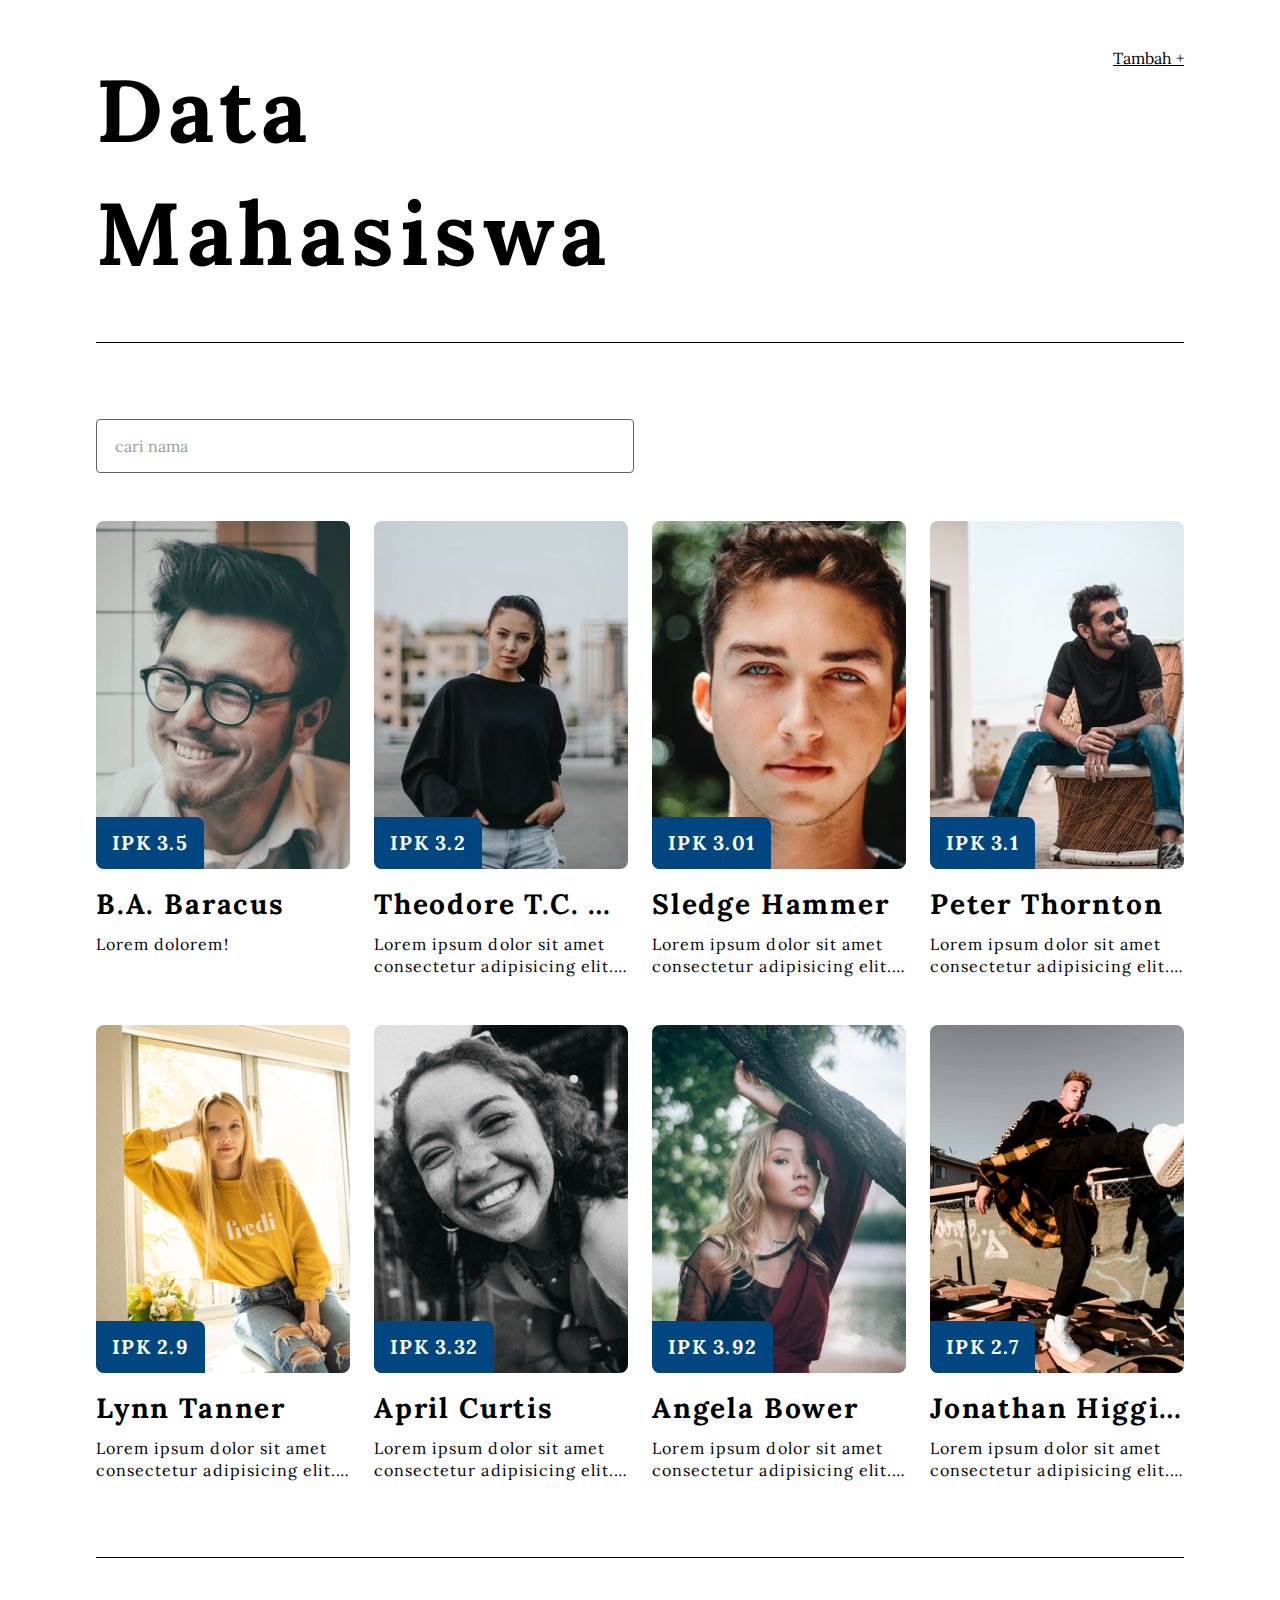
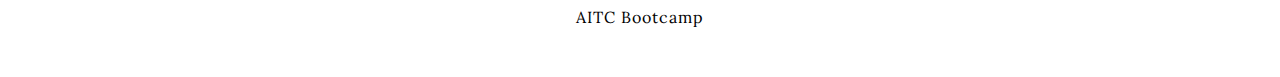
<file: index.html>
<!DOCTYPE html>
<html lang="id">
<head>
  <meta charset="UTF-8">
  <meta http-equiv="X-UA-Compatible" content="IE=edge">
  <meta name="viewport" content="width=device-width, initial-scale=1.0">
  <link rel="preconnect" href="https://fonts.googleapis.com">
  <link rel="preconnect" href="https://fonts.gstatic.com" crossorigin>
  <link href="https://fonts.googleapis.com/css2?family=Lora:wght@400;500;600;700&display=swap" rel="stylesheet">
  <title>Bootcamp AITC</title>
  <link rel="stylesheet" href="./assets/styles/main.css">
</head>
<body>
  <header>
    <h1>Data Mahasiswa</h1>
    <a href="./form.html" target="_blank" class="text-black">Tambah +</a>
  </header>
  <main>
    <div>
      <input id="search" type="text" class="w-500px" placeholder="cari nama">
      <div id="empty" class="empty text-center d-none">
        <img src="./assets/images/empty.png" class="margin-x-auto" alt="empty image">
        <h4 class="font-medium">Hasil yang kamu cari tidak ditemukan</h4>
      </div>
      <div id="items" class="items">
        <article class="item"
          data-id="1"
          data-src="./assets/images/profile-1.png"
          data-name="B.A. Baracus"
          data-desc="Lorem ipsum dolor sit amet consectetur adipisicing elit. Illum harum accusantium omnis? Dolorum eaque qui quam recusandae quia, exercitationem culpa minus esse quis temporibus consequuntur earum expedita laboriosam. Ratione, dolorem!"
          data-ipk="3.5"
          onclick="showModal(this)">
          <div class="item-image">
            <img src="./assets/images/profile-1.png" alt="B.A. Baracus">
            <span class="ipk">IPK 3.5</span>
          </div>
          <div class="item-desc">
            <h5>B.A. Baracus</h5>
            <p>Lorem  dolorem!</p>
          </div>
        </article>
        <article class="item"
          data-id="2"
          data-src="./assets/images/profile-2.png"
          data-name="Theodore T.C. Calvin"
          data-desc="Lorem ipsum dolor sit amet consectetur adipisicing elit. Illum harum accusantium omnis? Dolorum eaque qui quam recusandae quia, exercitationem culpa minus esse quis temporibus consequuntur earum expedita laboriosam. Ratione, dolorem!"
          data-ipk="3.2"
          onclick="showModal(this)">
          <div class="item-image">
            <img src="./assets/images/profile-2.png" alt="Theodore T.C. Calvin">
            <span class="ipk">IPK 3.2</span>
          </div>
          <div class="item-desc">
            <h5>Theodore T.C. Calvin</h5>
            <p>Lorem ipsum dolor sit amet consectetur adipisicing elit. Illum harum accusantium omnis?
              Dolorum eaque qui quam recusandae quia, exercitationem culpa minus esse quis temporibus consequuntur earum expedita laboriosam. Ratione, dolorem!</p>
          </div>
        </article>
        <article class="item"
          data-id="3"
          data-src="./assets/images/profile-3.png"
          data-name="Sledge Hammer"
          data-desc="Lorem ipsum dolor sit amet consectetur adipisicing elit. Illum harum accusantium omnis? Dolorum eaque qui quam recusandae quia, exercitationem culpa minus esse quis temporibus consequuntur earum expedita laboriosam. Ratione, dolorem!"
          data-ipk="3.01"
          onclick="showModal(this)">
          <div class="item-image">
            <img src="./assets/images/profile-3.png" alt="Sledge Hammer">
            <span class="ipk">IPK 3.01</span>
          </div>
          <div class="item-desc">
            <h5>Sledge Hammer</h5>
            <p>Lorem ipsum dolor sit amet consectetur adipisicing elit. Illum harum accusantium omnis?
              Dolorum eaque qui quam recusandae quia, exercitationem culpa minus esse quis temporibus consequuntur earum expedita laboriosam. Ratione, dolorem!</p>
          </div>
        </article>
        <article class="item"
          data-id="4"
          data-src="./assets/images/profile-4.png"
          data-name="Peter Thornton"
          data-desc="Lorem ipsum dolor sit amet consectetur adipisicing elit. Illum harum accusantium omnis? Dolorum eaque qui quam recusandae quia, exercitationem culpa minus esse quis temporibus consequuntur earum expedita laboriosam. Ratione, dolorem!"
          data-ipk="3.1"
          onclick="showModal(this)">
          <div class="item-image">
            <img src="./assets/images/profile-4.png" alt="Peter Thornton">
            <span class="ipk">IPK 3.1</span>
          </div>
          <div class="item-desc">
            <h5>Peter Thornton</h5>
            <p>Lorem ipsum dolor sit amet consectetur adipisicing elit. Illum harum accusantium omnis?
              Dolorum eaque qui quam recusandae quia, exercitationem culpa minus esse quis temporibus consequuntur earum expedita laboriosam. Ratione, dolorem!</p>
          </div>
        </article>
        <article class="item"
          data-id="5"
          data-src="./assets/images/profile-5.png"
          data-name="Lynn Tanner"
          data-desc="Lorem ipsum dolor sit amet consectetur adipisicing elit. Illum harum accusantium omnis? Dolorum eaque qui quam recusandae quia, exercitationem culpa minus esse quis temporibus consequuntur earum expedita laboriosam. Ratione, dolorem!"
          data-ipk="2.9"
          onclick="showModal(this)">
          <div class="item-image">
            <img src="./assets/images/profile-5.png" alt="Lynn Tanner">
            <span class="ipk">IPK 2.9</span>
          </div>
          <div class="item-desc">
            <h5>Lynn Tanner</h5>
            <p>Lorem ipsum dolor sit amet consectetur adipisicing elit. Illum harum accusantium omnis?
              Dolorum eaque qui quam recusandae quia, exercitationem culpa minus esse quis temporibus consequuntur earum expedita laboriosam. Ratione, dolorem!</p>
          </div>
        </article>
        <article class="item"
          data-id="6"
          data-src="./assets/images/profile-6.png"
          data-name="April Curtis"
          data-desc="Lorem ipsum dolor sit amet consectetur adipisicing elit. Illum harum accusantium omnis? Dolorum eaque qui quam recusandae quia, exercitationem culpa minus esse quis temporibus consequuntur earum expedita laboriosam. Ratione, dolorem!"
          data-ipk="3.32"
          onclick="showModal(this)">
          <div class="item-image">
            <img src="./assets/images/profile-6.png" alt="April Curtis">
            <span class="ipk">IPK 3.32</span>
          </div>
          <div class="item-desc">
            <h5>April Curtis</h5>
            <p>Lorem ipsum dolor sit amet consectetur adipisicing elit. Illum harum accusantium omnis?
              Dolorum eaque qui quam recusandae quia, exercitationem culpa minus esse quis temporibus consequuntur earum expedita laboriosam. Ratione, dolorem!</p>
          </div>
        </article>
        <article class="item"
          data-id="7"
          data-src="./assets/images/profile-7.png"
          data-name="Angela Bower"
          data-desc="Lorem ipsum dolor sit amet consectetur adipisicing elit. Illum harum accusantium omnis? Dolorum eaque qui quam recusandae quia, exercitationem culpa minus esse quis temporibus consequuntur earum expedita laboriosam. Ratione, dolorem!"
          data-ipk="3.92"
          onclick="showModal(this)">
          <div class="item-image">
            <img src="./assets/images/profile-7.png" alt="Angela Bower">
            <span class="ipk">IPK 3.92</span>
          </div>
          <div class="item-desc">
            <h5>Angela Bower</h5>
            <p>Lorem ipsum dolor sit amet consectetur adipisicing elit. Illum harum accusantium omnis?
              Dolorum eaque qui quam recusandae quia, exercitationem culpa minus esse quis temporibus consequuntur earum expedita laboriosam. Ratione, dolorem!</p>
          </div>
        </article>
        <article class="item"
          data-id="8"
          data-src="./assets/images/profile-8.png"
          data-name="Jonathan Higgins"
          data-desc="Lorem ipsum dolor sit amet consectetur adipisicing elit. Illum harum accusantium omnis? Dolorum eaque qui quam recusandae quia, exercitationem culpa minus esse quis temporibus consequuntur earum expedita laboriosam. Ratione, dolorem!"
          data-ipk="2.7"
          onclick="showModal(this)">
          <div class="item-image">
            <img src="./assets/images/profile-8.png" alt="Jonathan Higgins">
            <span class="ipk">IPK 2.7</span>
          </div>
          <div class="item-desc">
            <h5>Jonathan Higgins</h5>
            <p>Lorem ipsum dolor sit amet consectetur adipisicing elit. Illum harum accusantium omnis?
              Dolorum eaque qui quam recusandae quia, exercitationem culpa minus esse quis temporibus consequuntur earum expedita laboriosam. Ratione, dolorem!</p>
          </div>
        </article>
      </div>
    </div>
    <div id="modalDetail" class="modal d-none">
      <div class="modal-content">
        <div class="modal-body d-flex">
          <div class="modal-image">
            <img src="./assets/images/profile-1.png" alt="B.A. Baracus">
          </div>
          <div class="modal-desc">
            <h3>B.A. Baracus</h3>
            <span class="ipk">IPK 2.7</span>
            <p>Lorem Ipsum is simply dummy text of the printing and typesetting industry.
              Lorem Ipsum has been the industry's standard dummy text ever since the 1500s, when an unknown printer took a galley of type and scrambled it to make a type specimen book.</p>
          </div>
        </div>
        <div class="modal-footer">
          <div class="d-flex justify-between">
            <a href="form.html?id=" class="btn btn-secondary btn-link btn-large font-semibold">Edit</a>
            <form class="d-inline-block" method="POST" action="/index.html" onsubmit="if(!confirm('Apakah yakin dihapus?')) return false">
              <input type="hidden" value="DELETE" name="METHOD">
              <button class="btn btn-light btn-link btn-large" type="submit">Hapus</button>
            </form>
          </div>
        </div>
      </div>
      <div class="overlay">     
      </div>
    </div>
  </main>
  <footer>
    <p class="text-center">AITC Bootcamp</p>
  </footer>
  <script>
    // function testCallback(fungsi) {
    //   fungsi();
    // }
    // testCallback(function(){
    //   console.log('testCallback');
    // });
    
    function showModal(e) {
      const elemModal = document.getElementById('modalDetail');
      const elemName = document.querySelector('#modalDetail .modal-body h3');
      const elemIpk = document.querySelector('#modalDetail .modal-body span');
      const elemDesc = document.querySelector('#modalDetail .modal-body p');
      const elemImg = document.querySelector('#modalDetail .modal-image img');
      const elemBtnEdit = document.querySelector('#modalDetail .modal-footer a');

      elemModal.classList.remove('d-none');
      elemName.innerText = e.getAttribute('data-name');
      elemIpk.innerText = 'IPK ' + e.getAttribute('data-ipk');
      elemDesc.innerText = e.getAttribute('data-desc');
      elemImg.setAttribute('src', e.getAttribute('data-src'));
      elemBtnEdit.setAttribute('href', 'form.html?id=' + e.getAttribute('data-id'));
    }

    function mounted() {
      const search = document.getElementById("search");
      const empty = document.getElementsByClassName("empty");
      const itemsElem = document.getElementById("items");
      const items = document.querySelectorAll("#items .item");

      search.addEventListener("keyup", function() {
        const arrItem = Array.from(items);
        let count = 0;
        arrItem.forEach(function(item, index) {
          const name = item.querySelector(".item-desc h5").innerText;

          if (name.toLowerCase().includes(search.value.toLowerCase())) {
            item.classList.remove("d-none");
          } else {
            count += 1;
            item.classList.add("d-none");
          }
        });
        if (count === items.length) {
          empty[0].classList.remove("d-none");
          itemsElem.classList.add("d-none");
        } else {
          empty[0].classList.add("d-none");
          itemsElem.classList.remove("d-none");
        }
      })

      document.querySelector('#modalDetail .overlay').addEventListener('click', function() {
        document.getElementById('modalDetail').classList.add('d-none');
      })
    }
    window.addEventListener("load", mounted);

    fetch("https://jsonplaceholder.typicode.com/user")
      .then(response => response.json())
      .then(data => {
        console.log("Janji Manis : ", data);
      }).catch((error) => {
        console.log(error);
      });
    
    const promise = new Promise((resolve, reject) => {
      if (false) {
        resolve("Success!");
      } else {
        reject("Error!");
      }
    });

    promise.then(result => {
      console.log(result);
    }).catch(error => {
      console.log(error);
    });
  </script>
</body>
</html>
</file>
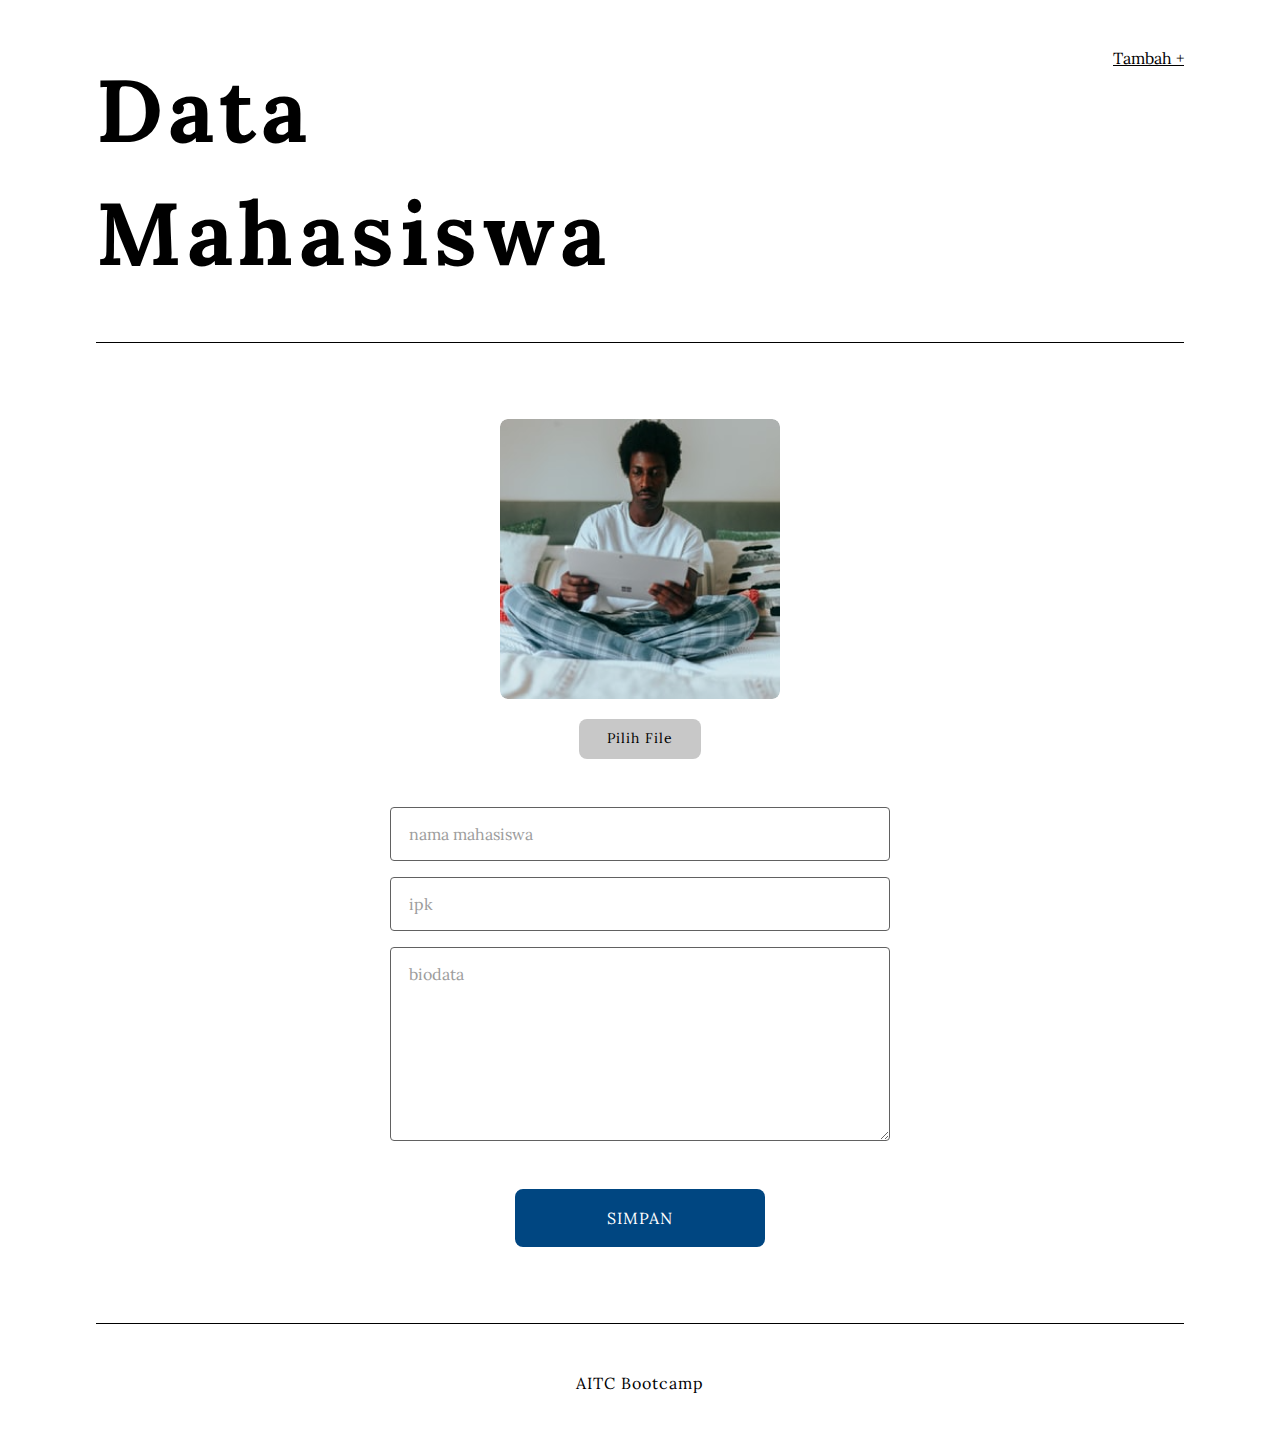
<file: form.html>
<!DOCTYPE html>
<html lang="id">
<head>
  <meta charset="UTF-8">
  <meta http-equiv="X-UA-Compatible" content="IE=edge">
  <meta name="viewport" content="width=device-width, initial-scale=1.0">
  <title>Form</title>
  <link rel="preconnect" href="https://fonts.googleapis.com">
  <link rel="preconnect" href="https://fonts.gstatic.com" crossorigin>
  <link href="https://fonts.googleapis.com/css2?family=Lora:ital,wght@0,400;0,700;1,600&display=swap" rel="stylesheet">
  <link rel="stylesheet" href="./assets/styles/main.css">
</head>
<body>
  <header>
    <h1>Data Mahasiswa</h1>
    <a href="./form.html" target="_blank" class="text-black">Tambah +</a>
  </header>
  <main>
    <div>
      <form method="POST" action="/" class="form w-500px margin-x-auto">
        <div class="input-image text-center">
          <img src="./assets/images/sample-img.png" class="margin-x-auto" id="image" alt="picture">
          <div class="wrap-input">
            <button class="btn btn-small btn-gray margin-x-auto" type="button">Pilih File</button>
            <input onchange="inputFile(this)" type="file" id="fileImg" accept="image/png, image/jpg, image/jpeg" />
          </div>
        </div>
        <input class="margin-b-16px" type="text" placeholder="nama mahasiswa"/>
        <input class="margin-b-16px" type="number" step="0.01" max="4" min="0" placeholder="ipk"/>
        <textarea rows="8" type="text" placeholder="biodata"></textarea>
        <button class="btn btn-primary margin-x-auto margin-t-48px w-250px" type="button">SIMPAN</button>
      </form>
    </div>
  </main>
  <footer>
    <p class="text-center">AITC Bootcamp</p>
  </footer>

  <script>
    function inputFile(value) {
      const url = value.value;
      if (value && value.files.length > 0) {
        const img = document.getElementById('image');
        const reader = new FileReader();
        reader.onload = function(e) {
          img.setAttribute('src', e.target.result);
        }
        reader.readAsDataURL(value.files[0])
      }
    }
  </script>
</body>
</html>
</file>
<file: assets/styles/main.css>
* {
  font-family: 'Lora', serif;
}

body, html {
  padding: 0;
  margin: 0;
}

body {
  padding-left: 96px;
  padding-right: 96px;
}

h1, h2, h3, h4, h5, h6, p, span, button {
  line-height: 140%;
  letter-spacing: 0.065em;
  margin: 0;
}

h1 {
  font-size: 88px;
}

h2 {
  font-size: 66px;
}

h3 {
  font-size: 50px;
}

h4 {
  font-size: 34px;
}

h5 {
  font-size: 28px;
}

h6, text-lg {
  font-size: 20px;
}

p {
  font-size: 16px;
}

header, footer {
  padding-top: 48px;
  padding-bottom: 48px;
}

header {
  display: flex;
  justify-content: space-between;
  border-bottom: 1px solid black;
}

header h1 {
  width: 509px;
}

footer {
  border-top: 1px solid black;
}

main {
  padding-top: 76px;
  padding-bottom: 76px;
}

input, textarea {
  border: 1px solid #616161;
  border-radius: 4px;
  font-size: 16px;
  padding: 16px 18px;
}

/* custom class */
.empty {
  margin-top: 76px; 
}

.items {
  display: grid;
  grid-template-columns: auto auto auto auto;
  column-gap: 24px;
  row-gap: 48px;
  min-width: 0;
  margin-top: 48px;
}

.item {
  min-width: 0;
}

.item:hover {
  cursor: pointer;
}

.item .item-image {
  position: relative;
  height: 348px;
  margin-bottom: 16px;
}

.item .item-image img{
  width: 100%;
  height: 348px;
  object-fit: cover;
  border-radius: 8px;
}

.ipk {
  padding: 12px 16px;
  background-color: #004681;
  border-top-right-radius: 8px;
  border-bottom-left-radius: 8px;
  color: white;
  font-weight: bold;
  font-size: 20px;
}

.item .item-image .ipk {
  position: absolute;
  bottom: 0;
  left: 0;
}

.item-desc h5 {
  text-overflow: ellipsis;
  white-space: nowrap;
  overflow: hidden;
  width: 100%;
  margin-bottom: 8px;
}

.item-desc p {
  display: -webkit-box;
  -webkit-line-clamp: 2;
  -webkit-box-orient: vertical;  
  overflow: hidden;
}

.modal {
  position: fixed;
  top: 0;
  left: 0;
  width: 100%;
  height: 100%;
  z-index: 1;
  display: flex;
  overflow: hidden;
  animation: fade-in 300ms;
}

.modal .overlay {
  background-color: rgba(0, 0, 0, 0.5);
  position: absolute;
  width: 100%;
  height: 100%;
  top: 0;
  left: 0;
  right: 0;
  left: 0;
  z-index: 2;
}

.modal .modal-content {
  width: 800px;
  margin: auto;
  background-color: white;
  border-radius: 8px;
  z-index: 9999;
}

.modal .modal-content .modal-body {
  padding: 32px 24px;
}

.modal .modal-content .modal-body .modal-image {
  margin-right: 32px;
}

.modal .modal-content .modal-body .modal-desc h3 {
  margin-bottom: 16px;
}

.modal .modal-content .modal-body .modal-desc p {
  margin-top: 28px;
}

.modal .modal-content .modal-body .ipk {
  border-radius: 8px;
  font-size: 16px;
  padding-top: 8px;
  padding-bottom: 8px;
}

.modal .modal-content .modal-body .modal-image img {
  height: 348px;
  width: 312px;
  border-radius: 8px;
  object-fit: cover;
}

.modal .modal-content .modal-footer {
  border-top: 1px solid #BBBBBB;
  padding-top: 24px;
  padding-bottom: 24px;
  margin-left: 24px;
  margin-right: 24px;
}

@keyframes fade-in {
  from {
    opacity: 0;
  }
  to {
    opacity: 1;
  }
}

@keyframes fade-out {
  from {
    opacity: 1;
  }
  to {
    opacity: 0;
  }
}

/* form */
form {
  display: flex;
  flex-direction: column;
}

form img {
  width: 280px;
  height: 280px;
  object-fit: cover;
  border-radius: 8px;
}

.input-image {
  margin-bottom: 48px;
}

.input-image img {
  margin-bottom: 16px;
}

.input-image .wrap-input {
  position: relative;
  display: flex;
}

.input-image input[type="file"] {
  opacity: 0;
  position: absolute;
  top: 0;
  bottom: 0;
  left: 0;
  right: 0;
  margin: auto;
  width: 0;
}

.input-image input[type="file"]:hover {
  cursor: pointer;
}

/* button */
.btn {
  border-radius: 8px;
  border: none;
  padding: 18px;
  font-size: 16px;
}

.btn:active {
  box-shadow: 4px 4px 10px 1px rgba(0,0,0,0.2);
}

.btn:hover {
  cursor: pointer;
}

.btn-link {
  color: #004681;
  text-decoration: none;
  background-color: transparent;
  padding: 0;
  border-radius: 0;
}

.btn-link:active {
  box-shadow: unset;
}

.btn-small {
  font-size: 14px;
  padding: 10px 28px;
}

.btn-large {
  font-size: 24px;
}

.btn-gray {
  background-color: #C8C8C8;
}

.btn-primary {
  background-color: #004681;
  color: white;
}

.btn-primary:hover {
  background-color: rgba(0, 70, 129, .95);
}

/* button secondary */
.btn-secondary {
  background-color: #FFC706;
  color: white;
}

.btn-secondary:hover {
  background-color: rgba(255, 199, 6, .95);
}

.btn-secondary.btn-link {
  background-color: transparent;
  color: #FFC706;
}

.btn-secondary.btn-link:hover {
  color: rgba(255, 199, 6, .95);
}

/* button ligth */
.btn-light {
  background-color: #ACACAC;
  color: white;
}

.btn-light:hover {
  background-color: rgba(172, 172, 172, .95);
}

.btn-light.btn-link {
  background-color: transparent;
  color: #ACACAC;
}

.btn-light.btn-link:hover {
  color: rgba(172, 172, 172, .95);
}

/* text color */
.text-black {
  color: black;
}

.text-primary {
  color: #004681;
}

.text-secondary {
  color: #FFC706;
}

/* text align */
.text-left {
  text-align: left;
}

.text-center {
  text-align: center;
}

/* font weight */
.font-bold {
  font-weight: bold;
}

.font-semibold {
  font-weight: 600;
}

.font-medium {
  font-weight: 500;
}

/* margin */
.margin-x-auto {
  margin-left: auto;
  margin-right: auto;
}

.margin-t-48px {
  margin-top: 48px;
}

.margin-b-16px {
  margin-bottom: 16px;
}

/* width */
.w-250px {
  width: 250px;
}

.w-500px {
  width: 500px;
}

/* display */
.d-none {
  display: none;
}

.d-block {
  display: block;
}

.d-flex {
  display: flex;
}

.d-grid {
  display: grid;
}

.d-inline-block {
  display: inline-block;
}

/* justify */
.justify-between {
  justify-content: space-around;
}

::placeholder { /* Chrome, Firefox, Opera, Safari 10.1+ */
  color: #9C9C9C;
}

:-ms-input-placeholder { /* Internet Explorer 10-11 */
  color: #9C9C9C;
}
</file>
